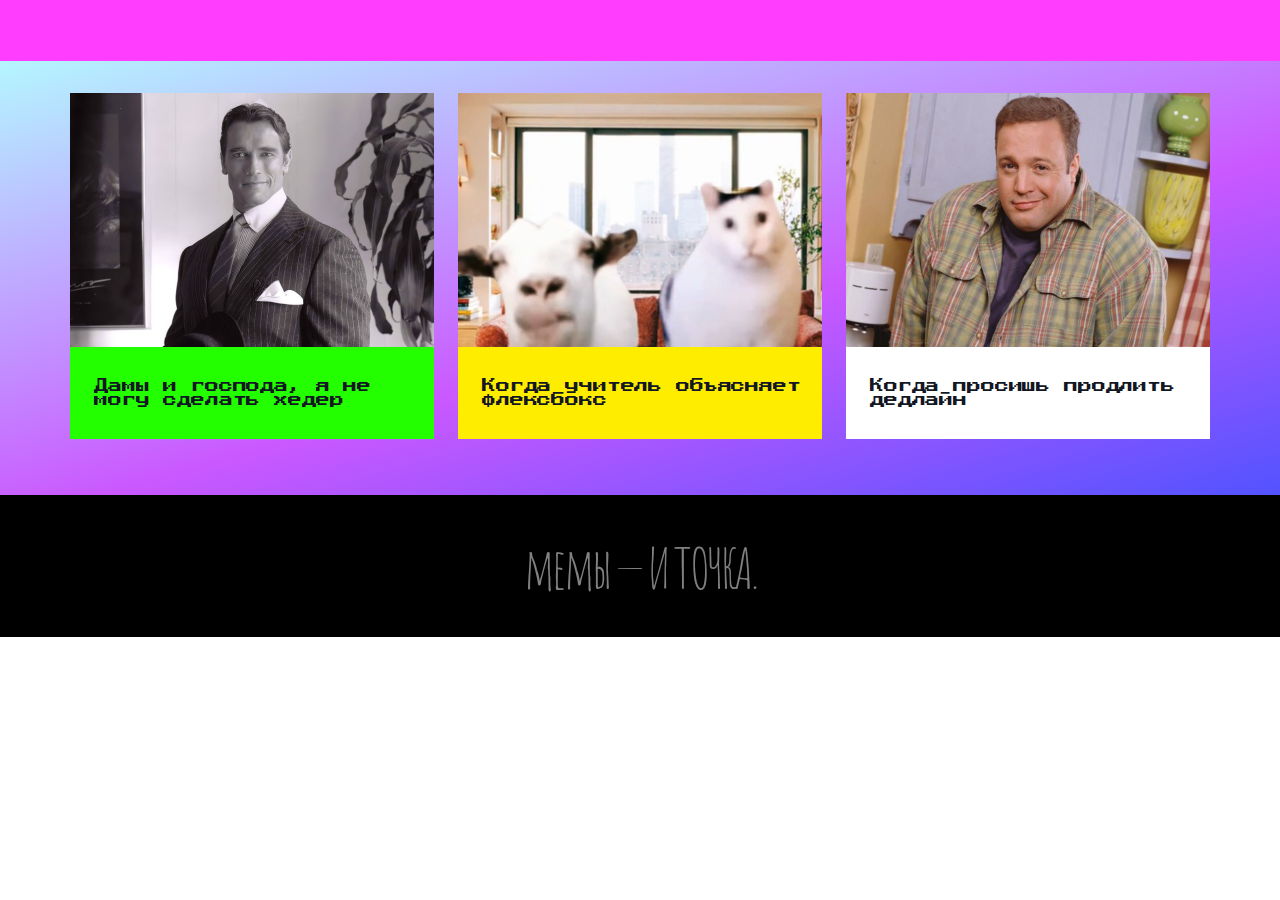
<file: index.html>
<!DOCTYPE html>
<html lang="ru">
<head>
	<meta charset="UTF-8">
	<meta name="viewport" content="width=device-width, initial-scale=1.0">
	<title>Мемы — И ТОЧКА.</title>
	<link rel="preconnect" href="https://fonts.googleapis.com">
	<link rel="preconnect" href="https://fonts.gstatic.com" crossorigin>
	<link href="https://fonts.googleapis.com/css2?family=Amatic+SC:wght@400;700&family=Press+Start+2P&display=swap" rel="stylesheet">
	<link rel="stylesheet" href="reset.css">
	<link rel="stylesheet" href="base.css">
	<link rel="stylesheet" href="index.css">
</head>
<body>
	<header class="header">
		<section class="header__container container">
		</section>
	</header>
	<main class="main">
		<section class="main__container container">
			<ul class="main__list">
				<li class="main__list-item item">
					<a href="mem1.html" class="item__link">
						<img src="img-1.png" alt="молодой шварц" class="item__img">
						<div class="item__info item__info--green">
							<p class="item__info-text">
								Дамы и господа, я не могу сделать хедер
							</p>
						</div>
					</a>
				</li>
				<li class="main__list-item item">
					<a href="mem2.html" class="item__link">
						<img src="img-2.png" alt="козел и кот" class="item__img">
						<div class="item__info item__info--yellow">
							<p class="item__info-text">
								Когда учитель объясняет флексбокс
							</p>
						</div>
					</a>
				</li>
				<li class="main__list-item item">
					<a href="mem3.html" class="item__link">
						<img src="img-3.png" alt="Кевин Джеймс ухмыляется" class="item__img">
						<div class="item__info item__info--white">
							<p class="item__info-text">
								Когда просишь продлить дедлайн
							</p>
						</div>
					</a>
</li>
				<li class="main__list-item item">
					
							</p>
						</div>
					</a>
				</li>
			</ul>
		</section>
	</main>
	<footer class="footer">
		<section class="footer__container container">
			<a href="" class="footer__logo-link">
				мемы — И ТОЧКА.
			</a>
		</section>
	</footer>
</body>
</html>
</file>
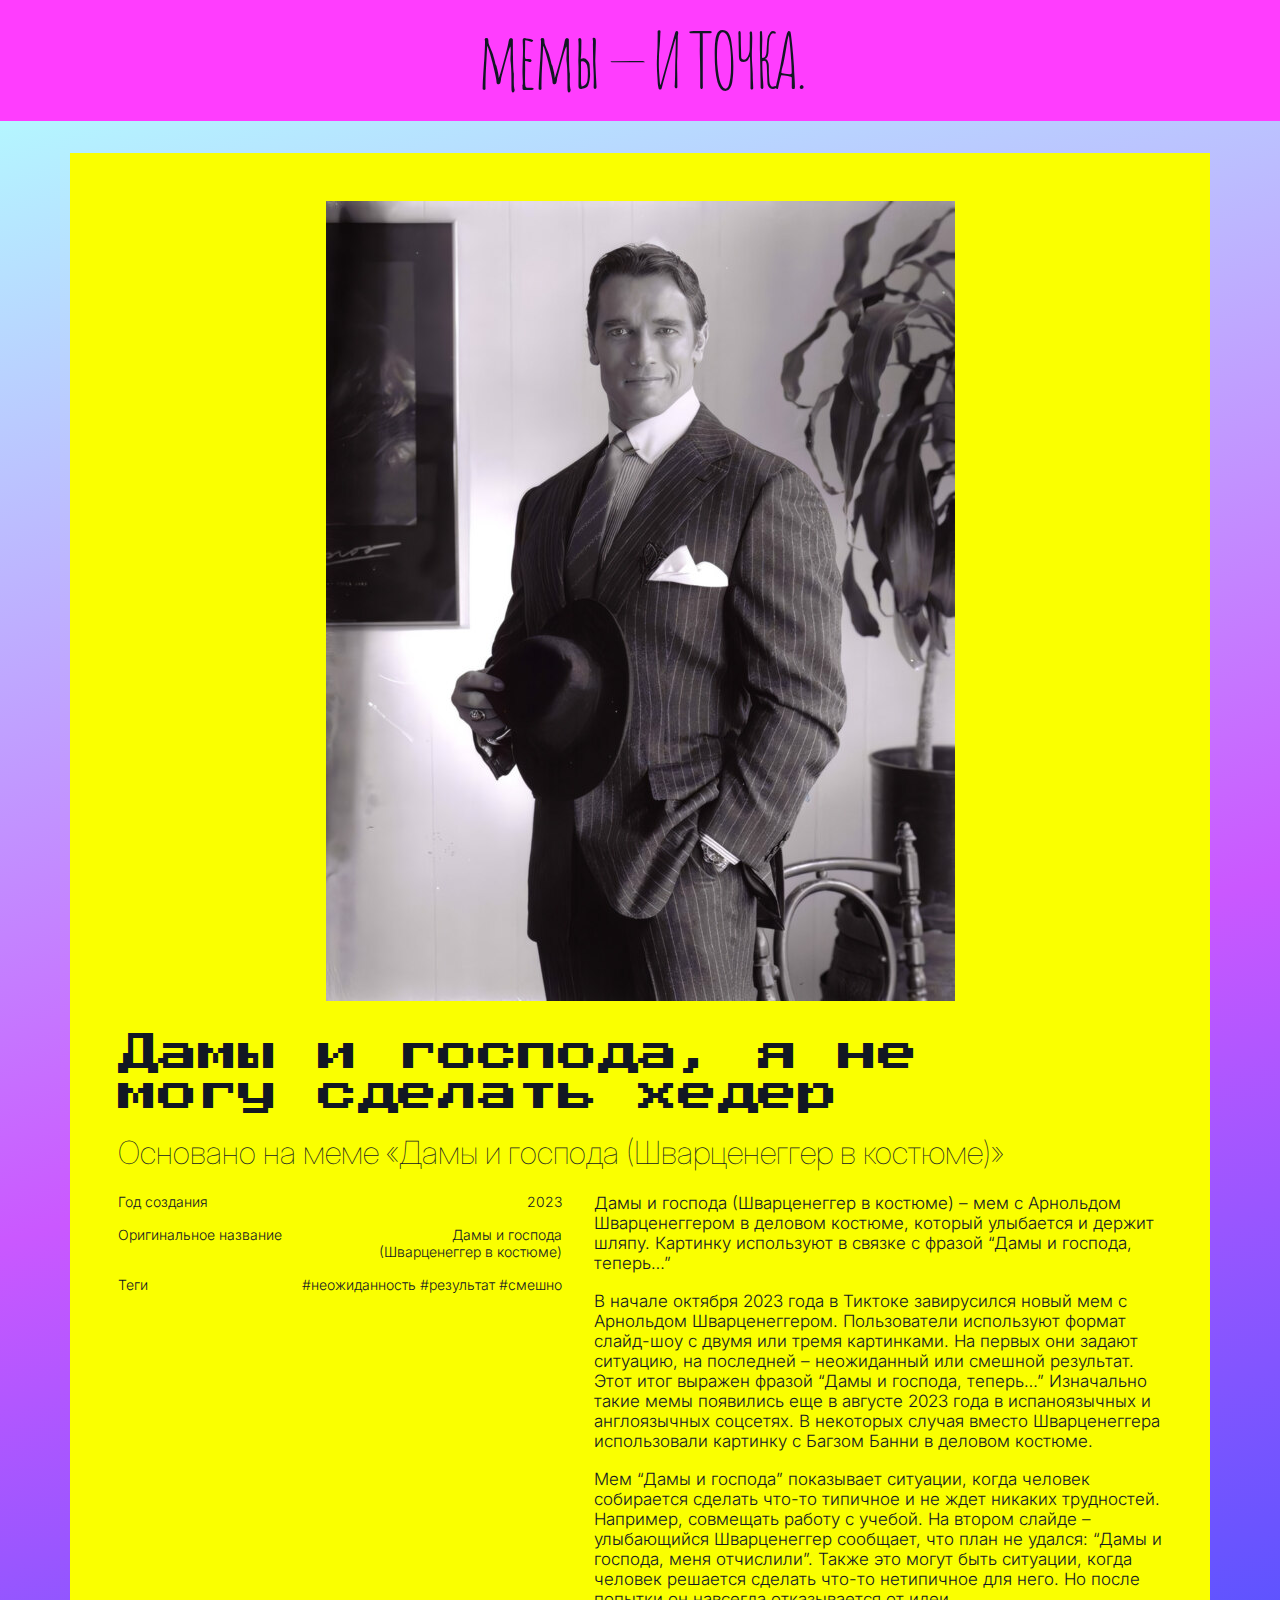
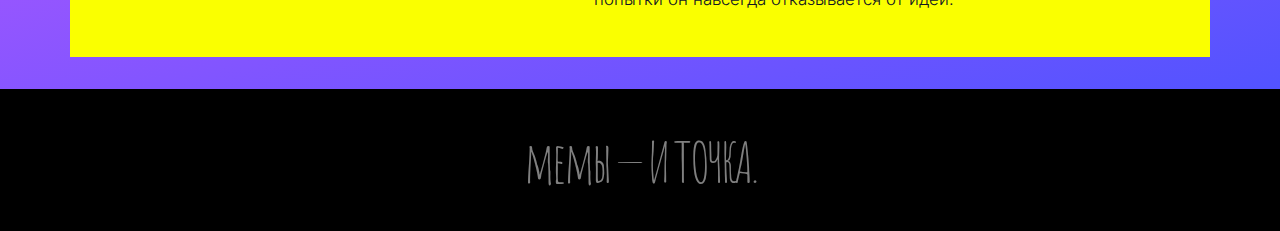
<file: mem1.html>
<!DOCTYPE html>
<html lang="ru">
	<head>
		<meta charset="UTF-8">
		<meta name="viewport" content="width=device-width, initial-scale=1.0">
		<title>Мем: Дамы и господа (Шварценеггер в костюме) </title>
		<link rel="preconnect" href="https://fonts.googleapis.com">
		<link rel="preconnect" href="https://fonts.gstatic.com" crossorigin>
		<link href="https://fonts.googleapis.com/css2?family=Amatic+SC:wght@400;700&family=Inter:wght@100;300&family=Press+Start+2P&display=swap" rel="stylesheet">
		<link rel="stylesheet" href="mem2.css">
	</head>
	<body>
		<header class="header">
			<section class="header__container container">
				<a href="/" class="header__logo-link">
					мемы — И ТОЧКА.
				</a>
			</section>
		</header>
		<main class="main">
			<section class="main__container container">
				<div class="main__card card">
					<img src="page-mem-1.jpg" alt="Дамы и господа (Шварценеггер в костюме)" class="card__img">
					<div class="card__info">
						<h1 class="card__title">
							Дамы и господа, я не могу сделать хедер
						</h1>
						<p class="card__subtitle">
							Основано на меме «Дамы и господа (Шварценеггер в костюме)»
						</p>
						<div class="card__more-info more-info">
							<ul class="more-info__list list">
								<li class="list__item">
									<span class="list__item-name">
										Год создания
									</span>
									<span class="list__item-value">
										2023
									</span>
								</li>
								<li class="list__item">
									<span class="list__item-name">
										Оригинальное название
									</span>
									<span class="list__item-value list__item-value--width">
										Дамы и господа (Шварценеггер в костюме)
									</span>
								</li>
								<li class="list__item">
									<span class="list__item-name">
										Теги
									</span>
									<span class="list__item-value">
										#неожиданность #результат #смешно
									</span>
								</li>
							</ul>
							<div class="more-info__description-wrapper">
								<p class="more-info__description">
									Дамы и господа (Шварценеггер в костюме) – мем с Арнольдом Шварценеггером в деловом костюме, который улыбается и держит шляпу. Картинку используют в связке с фразой “Дамы и господа, теперь…”
								</p>
								<br/>
								<p class="more-info__description"> В начале октября 2023 года в Тиктоке завирусился новый мем с Арнольдом Шварценеггером. Пользователи используют формат слайд-шоу с двумя или тремя картинками. На первых они задают ситуацию, на последней – неожиданный или смешной результат. Этот итог выражен фразой “Дамы и господа, теперь…”
								Изначально такие мемы появились еще в августе 2023 года в испаноязычных и англоязычных соцсетях. В некоторых случая вместо Шварценеггера использовали картинку с Багзом Банни в деловом костюме.

</p>
								<br/>
								<p class="more-info__description">
									Мем “Дамы и господа” показывает ситуации, когда человек собирается сделать что-то типичное и не ждет никаких трудностей. Например, совмещать работу с учебой. На втором слайде – улыбающийся Шварценеггер сообщает, что план не удался: “Дaмы и господа, меня отчислили”.

Также это могут быть ситуации, когда человек решается сделать что-то нетипичное для него. Но после попытки он навсегда отказывается от идеи.
								</p>
							</div>
						</div>
					</div>
				</div>
			</section>
		</main>
		<footer class="footer">
			<section class="footer__container container">
				<a href="" class="footer__logo-link">
					мемы — И ТОЧКА.
				</a>
			</section>
		</footer>
	</body>
</html>
</file>
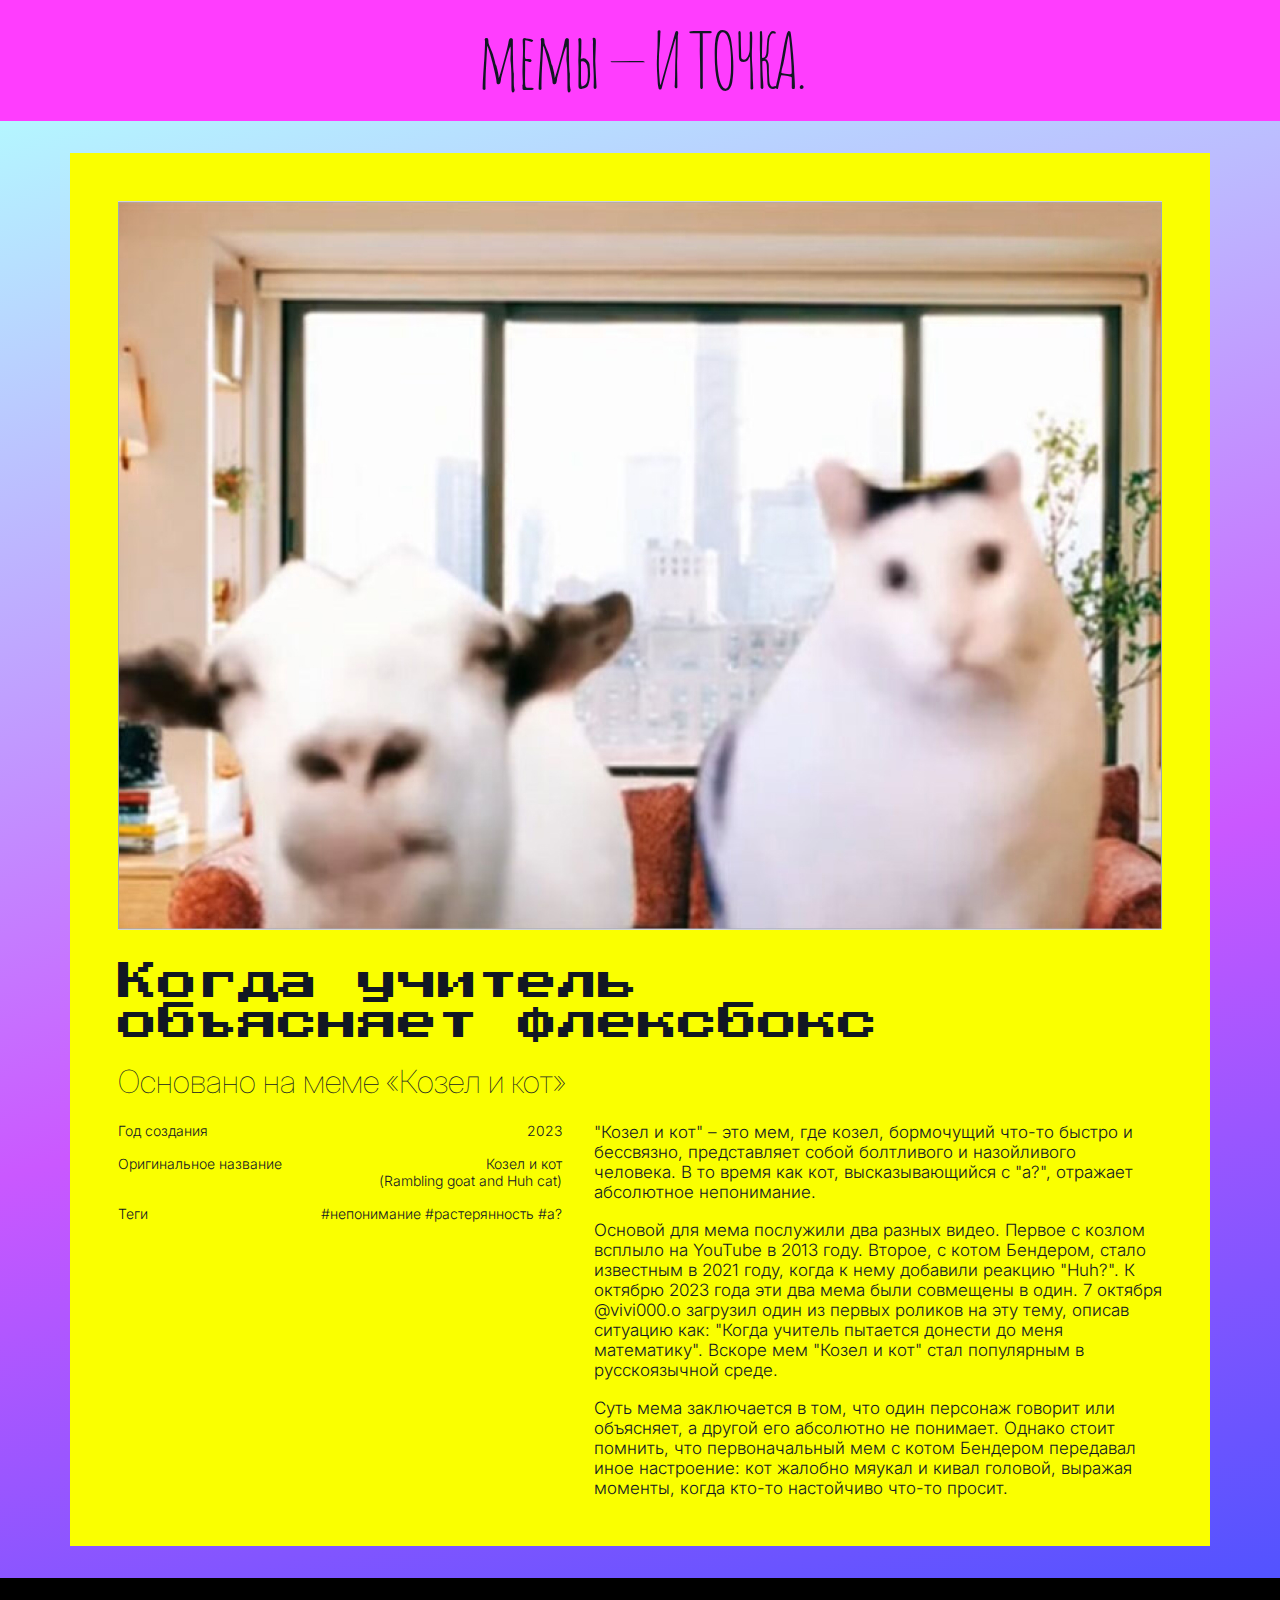
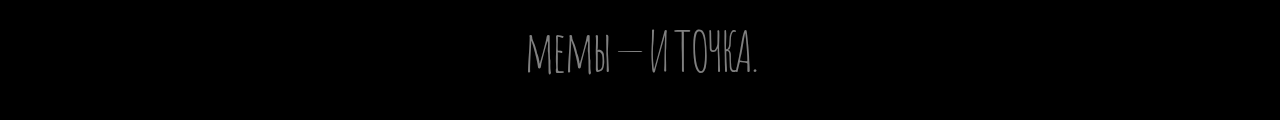
<file: mem2.html>
<!DOCTYPE html>
<html lang="ru">
	<head>
		<meta charset="UTF-8">
		<meta name="viewport" content="width=device-width, initial-scale=1.0">
		<title>Мем: Козел и кот</title>
		<link rel="preconnect" href="https://fonts.googleapis.com">
		<link rel="preconnect" href="https://fonts.gstatic.com" crossorigin>
		<link href="https://fonts.googleapis.com/css2?family=Amatic+SC:wght@400;700&family=Inter:wght@100;300&family=Press+Start+2P&display=swap" rel="stylesheet">
		<link rel="stylesheet" href="mem2.css">
	</head>
	<body>
		<header class="header">
			<section class="header__container container">
				<a href="/" class="header__logo-link">
					мемы — И ТОЧКА.
				</a>
			</section>
		</header>
		<main class="main">
			<section class="main__container container">
				<div class="main__card card">
					<img src="page-mem-2.jpg" alt="Козел и кот" class="card__img">
					<div class="card__info">
						<h1 class="card__title">
							Когда учитель объясняет флексбокс
						</h1>
						<p class="card__subtitle">
							Основано на меме «Козел и кот»
						</p>
						<div class="card__more-info more-info">
							<ul class="more-info__list list">
								<li class="list__item">
									<span class="list__item-name">
										Год создания
									</span>
									<span class="list__item-value">
										2023
									</span>
								</li>
								<li class="list__item">
									<span class="list__item-name">
										Оригинальное название
									</span>
									<span class="list__item-value list__item-value--width">
										Козел и кот (Rambling&nbsp;goat&nbsp;and&nbsp;Huh&nbsp;cat)
									</span>
								</li>
								<li class="list__item">
									<span class="list__item-name">
										Теги
									</span>
									<span class="list__item-value">
										#непонимание #растерянность #а?
									</span>
								</li>
							</ul>
							<div class="more-info__description-wrapper">
								<p class="more-info__description">
									"Козел и кот" – это мем, где козел, бормочущий что-то быстро и бессвязно, представляет собой болтливого и назойливого человека. В то время как кот, высказывающийся с "а?", отражает абсолютное непонимание.
								</p>
								<br/>
								<p class="more-info__description">
									Основой для мема послужили два разных видео. Первое с козлом всплыло на YouTube в 2013 году. Второе, с котом Бендером, стало известным в 2021 году, когда к нему добавили реакцию "Huh?". К октябрю 2023 года эти два мема были совмещены в один. 7 октября @vivi000.o загрузил один из первых роликов на эту тему, описав ситуацию как: "Когда учитель пытается донести до меня математику". Вскоре мем "Козел и кот" стал популярным в русскоязычной среде.
								</p>
								<br/>
								<p class="more-info__description">
									Суть мема заключается в том, что один персонаж говорит или объясняет, а другой его абсолютно не понимает. Однако стоит помнить, что первоначальный мем с котом Бендером передавал иное настроение: кот жалобно мяукал и кивал головой, выражая моменты, когда кто-то настойчиво что-то просит.
								</p>
							</div>
						</div>
					</div>
				</div>
			</section>
		</main>
		<footer class="footer">
			<section class="footer__container container">
				<a href="" class="footer__logo-link">
					мемы — И ТОЧКА.
				</a>
			</section>
		</footer>
	</body>
</html>
</file>
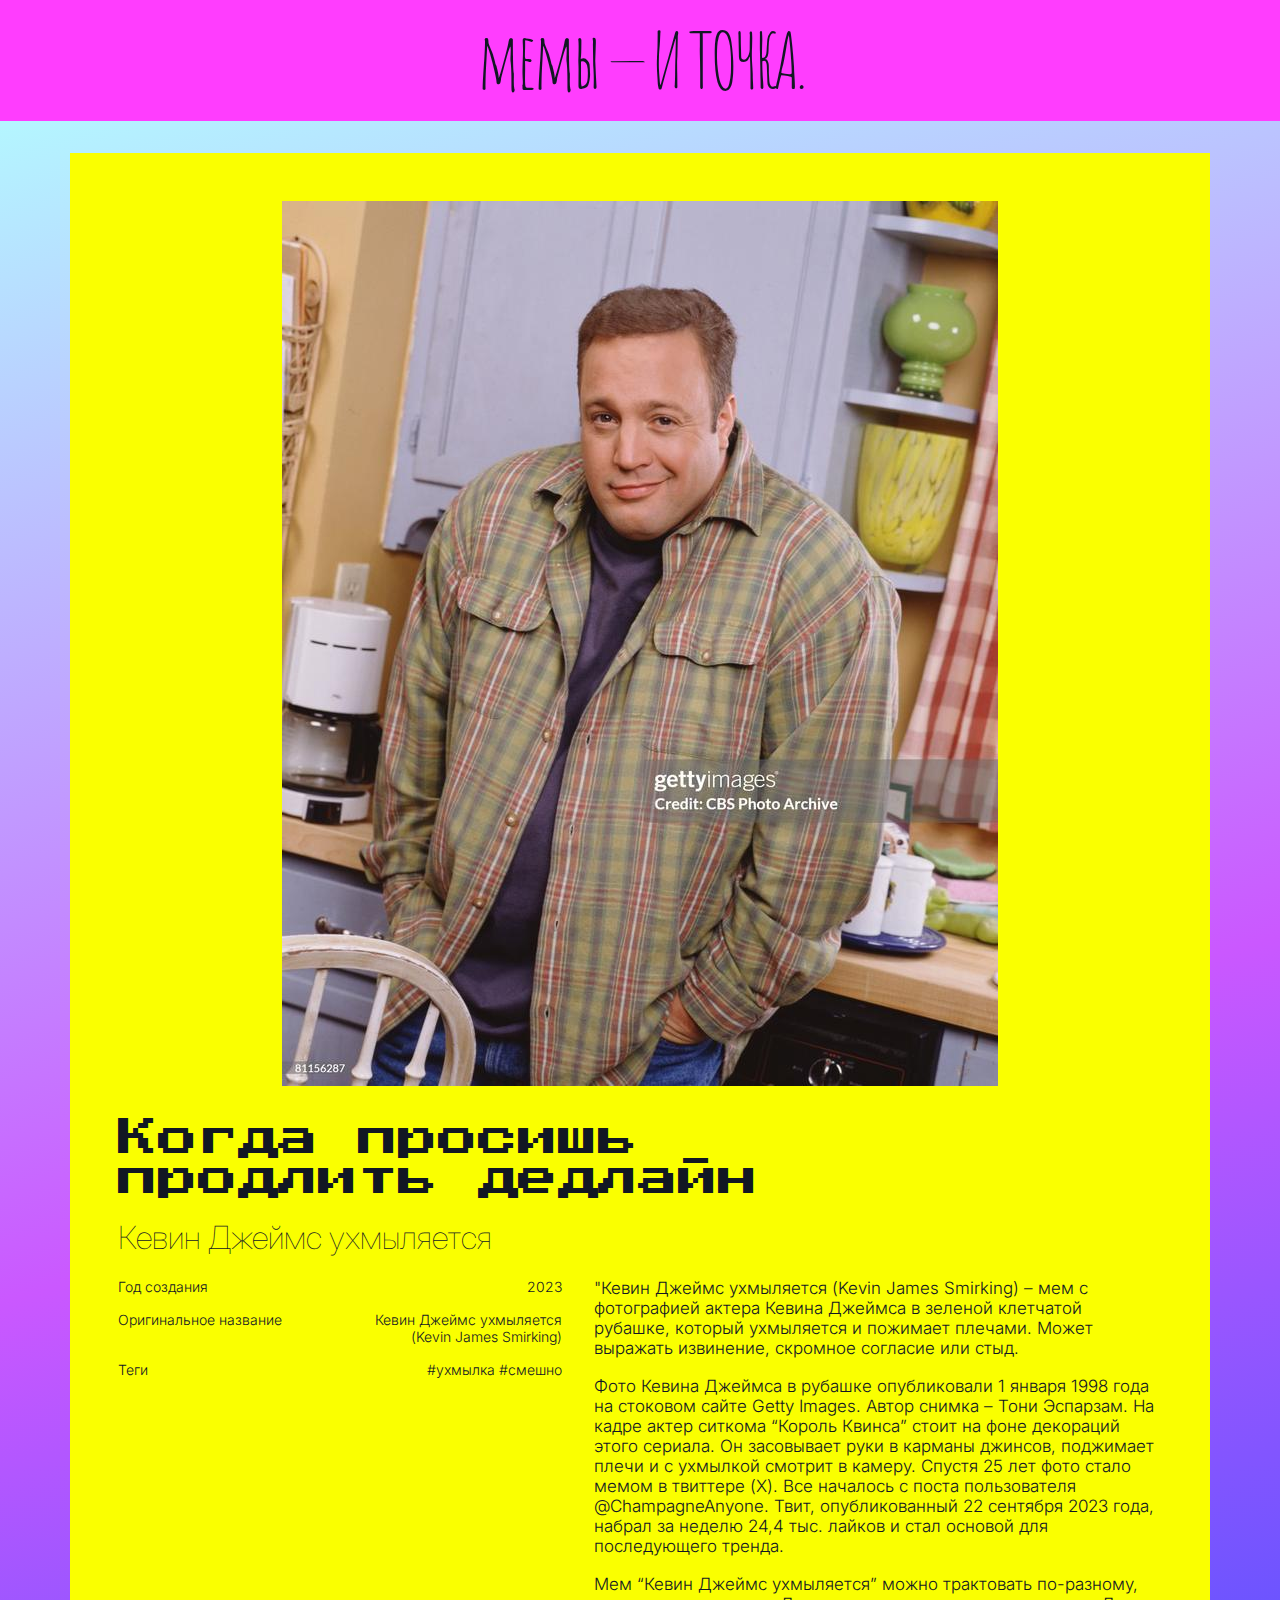
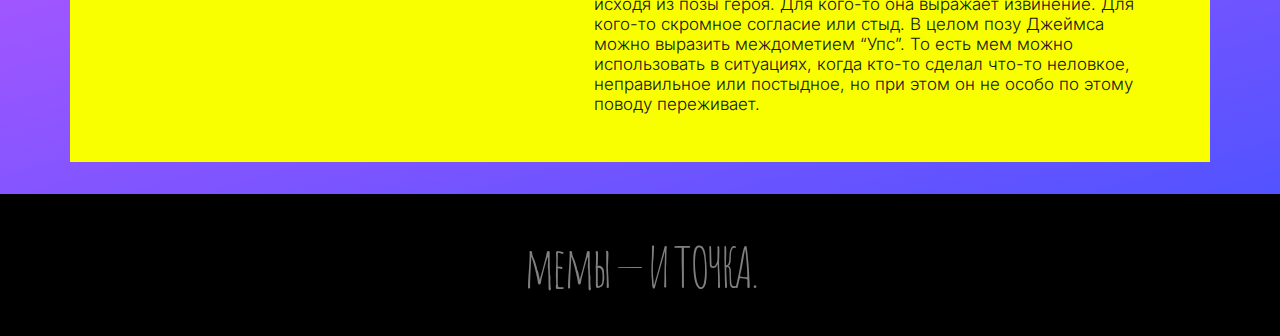
<file: mem3.html>
<!DOCTYPE html>
<html lang="ru">
	<head>
		<meta charset="UTF-8">
		<meta name="viewport" content="width=device-width, initial-scale=1.0">
		<title>Мем: Козел и кот</title>
		<link rel="preconnect" href="https://fonts.googleapis.com">
		<link rel="preconnect" href="https://fonts.gstatic.com" crossorigin>
		<link href="https://fonts.googleapis.com/css2?family=Amatic+SC:wght@400;700&family=Inter:wght@100;300&family=Press+Start+2P&display=swap" rel="stylesheet">
		<link rel="stylesheet" href="mem2.css">
	</head>
	<body>
		<header class="header">
			<section class="header__container container">
				<a href="/" class="header__logo-link">
					мемы — И ТОЧКА.
				</a>
			</section>
		</header>
		<main class="main">
			<section class="main__container container">
				<div class="main__card card">
					<img src="page-mem-3.jpg" alt="Кевин Джеймс ухмыляется" class="card__img">
					<div class="card__info">
						<h1 class="card__title">
							Когда просишь продлить дедлайн
						</h1>
						<p class="card__subtitle">
							Кевин Джеймс ухмыляется
						</p>
						<div class="card__more-info more-info">
							<ul class="more-info__list list">
								<li class="list__item">
									<span class="list__item-name">
										Год создания
									</span>
									<span class="list__item-value">
										2023
									</span>
								</li>
								<li class="list__item">
									<span class="list__item-name">
										Оригинальное название
									</span>
									<span class="list__item-value list__item-value--width">
										Кевин Джеймс ухмыляется (Kevin James Smirking)
									</span>
								</li>
								<li class="list__item">
									<span class="list__item-name">
										Теги
									</span>
									<span class="list__item-value">
										#ухмылка #смешно
									</span>
								</li>
							</ul>
							<div class="more-info__description-wrapper">
								<p class="more-info__description">
									"Кевин Джеймс ухмыляется (Kevin James Smirking) – мем с фотографией актера Кевина Джеймса в зеленой клетчатой рубашке, который ухмыляется и пожимает плечами. Может выражать извинение, скромное согласие или стыд.
								</p>
								<br/>
								<p class="more-info__description">
									Фото Кевина Джеймса в рубашке опубликовали 1 января 1998 года на стоковом сайте Getty Images. Автор снимка – Тони Эспарзам. На кадре актер ситкома “Король Квинса” стоит на фоне декораций этого сериала. Он засовывает руки в карманы джинсов, поджимает плечи и с ухмылкой смотрит в камеру.

Спустя 25 лет фото стало мемом в твиттере (X). Все началось с поста пользователя @ChampagneAnyone. Твит, опубликованный 22 сентября 2023 года, набрал за неделю 24,4 тыс. лайков и стал основой для последующего тренда.
								</p>
								<br/>
								<p class="more-info__description">
									Мем “Кевин Джеймс ухмыляется” можно трактовать по-разному, исходя из позы героя. Для кого-то она выражает извинение. Для кого-то скромное согласие или стыд. В целом позу Джеймса можно выразить междометием “Упс”. То есть мем можно использовать в ситуациях, когда кто-то сделал что-то неловкое, неправильное или постыдное, но при этом он не особо по этому поводу переживает.
								</p>
							</div>
						</div>
					</div>
				</div>
			</section>
		</main>
		<footer class="footer">
			<section class="footer__container container">
				<a href="" class="footer__logo-link">
					мемы — И ТОЧКА.
				</a>
			</section>
		</footer>
	</body>
</html>
</file>
<file: base.css>
.header,
.main,
.footer {
	display: flex;
	justify-content: center;
	align-items: center;
}

.container {
	max-width: 1140px;
	width: 100%;
	margin: 0 24px;
}

.header {
	background: #FF3DFE;
	padding: 30px 0 31px;
}

.header__container {
	display: flex;
	align-items: center;
	justify-content: center;
}

.header__logo-link {
	font-family: 'Amatic SC', sans-serif;
	color: #121723;
	text-align: center;
	font-size: 77px;
	font-style: normal;
	font-weight: 400;
	line-height: 78.188%;
	letter-spacing: -3.85px;
	text-decoration: none;
}

.main {
	background: linear-gradient(164deg, #B4F6FF 0%, #CA58FF 57.93%, #5253FF 100%);
	padding: 32px 0;
}

.main__container {
	display: flex;
	justify-content: center;
}

.footer {
	padding: 52px 0 47px;
	background: #000;
}

.footer__container {
	display: flex;
	align-items: center;
	justify-content: center;
}

.footer__logo-link {
	color: rgba(255, 255, 255, 0.5);
	font-family: 'Amatic SC', sans-serif;
	font-size: 55px;
	font-style: normal;
	font-weight: 400;
	line-height: 78.188%;
	letter-spacing: -2.75px;
	text-decoration: none;
}
</file>
<file: index.css>
.main__list {
	display: flex;
	gap: 24px;
	flex-wrap: wrap;
}


.item__link {
	display: flex;
	flex-direction: column;
	max-width: 364px;
	width: 100%;
	max-height: 346px;
	height: 100%;
	text-decoration: none;
}

.item__info {
	padding: 32px 17px 32px 24px;
}

.item__info--green {
	background-color: #24FF00;
}

.item__info--yellow {
	background-color: #FFED00;
}

.item__info--white {
	background-color: #FFF;
}

.item__info-text {
	color: #121723;
	font-family: 'Press Start 2P', sans-serif;
	font-size: 14px;
	font-style: normal;
	font-weight: 400;
	line-height: normal;
	letter-spacing: -0.14px;
}

.item__link:visited .item__info-text {
	color: #151b29;
}

.item__link:hover .item__info-text {
	color: blue;
}

.item__link:active .item__info-text {
	color: rgb(255, 0, 179);
}
</file>
<file: mem2.css>
@import url("./reset.css");
@import url("./base.css");

.main__card {
	display: flex;
	flex-direction: column;
	justify-content: center;
	align-items: center;
	padding: 48px;
	gap: 32px;
	background: #FAFF00;
}

.card__info {
	display: flex;
	flex-direction: column;
	align-items: flex-start;
	gap: 24px;
}

.card__title {
	color: #121723;
	font-family: 'Press Start 2P';
	font-size: 40px;
	font-style: normal;
	font-weight: 400;
	line-height: 100%;
	max-width: 800px;
	width: 100%;
}

.card__subtitle {
	color: #121723;
	font-family: 'Inter';
	font-size: 32px;
	font-style: normal;
	font-weight: 100;
	line-height: 100%;
}

.card__more-info {
	display: flex;
	align-items: flex-start;
	gap: 32px;
}

.more-info__list {
	display: flex;
	flex-direction: column;
	align-items: flex-start;
	gap: 16px;
	flex-shrink: 0;
	max-width: 444px;
	width: 100%;
}

.list__item {
	display: flex;
	justify-content: space-between;
	align-items: flex-start;
	width: 100%;
}

.list__item-name,
.list__item-value {
	color:  #121723;
	font-family: Inter;
	font-size: 14px;
	font-style: normal;
	font-weight: 300;
	line-height: normal;
}

.list__item-value {
	text-align: right;
}

.list__item-value--width {
	display: inline-block;
	width: 187px;
}

.more-info__description {
	color: #121723;
	font-family: Inter;
	font-size: 17px;
	font-style: normal;
	font-weight: 300;
	line-height: normal;
}
</file>
